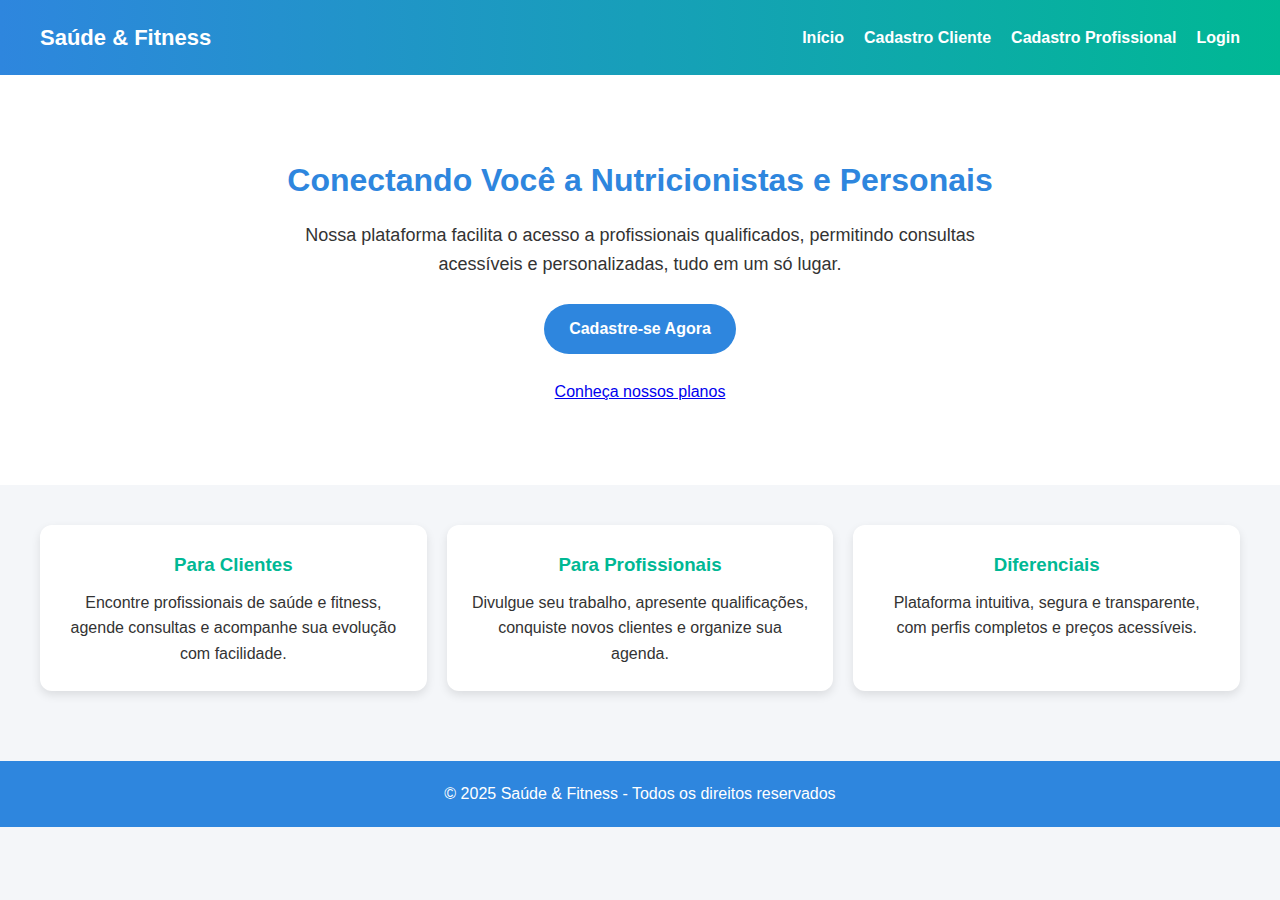
<file: index.html>
<!DOCTYPE html>
<html lang="pt-BR">
<head>
  <meta charset="UTF-8">
  <meta name="viewport" content="width=device-width, initial-scale=1.0">
  <title>Plataforma Saúde e Fitness</title>
  <link rel="stylesheet" href="style.css">
</head>
<body>

  <header>
    <h1>Saúde & Fitness</h1>
    <nav>
      <ul>
        <li><a href="index.html">Início</a></li>
        <li><a href="cadastro-cliente.html">Cadastro Cliente</a></li>
        <li><a href="cadastro-profissional.html">Cadastro Profissional</a></li>
        <li><a href="login.html">Login</a></li>
      </ul>
    </nav>
  </header>

  <section class="hero">
    <h2>Conectando Você a Nutricionistas e Personais</h2>
    <p>
      Nossa plataforma facilita o acesso a profissionais qualificados,
      permitindo consultas acessíveis e personalizadas, tudo em um só lugar.
    </p>
    <a href="cadastro-cliente.html" class="btn">Cadastre-se Agora</a>
    <br><br>
    <a href="planos.html" class="link-planos">Conheça nossos planos</a>
  </section>

  <section class="cards">
    <div class="card">
      <h3>Para Clientes</h3>
      <p>Encontre profissionais de saúde e fitness, agende consultas e acompanhe sua evolução com facilidade.</p>
    </div>
    <div class="card">
      <h3>Para Profissionais</h3>
      <p>Divulgue seu trabalho, apresente qualificações, conquiste novos clientes e organize sua agenda.</p>
    </div>
    <div class="card">
      <h3>Diferenciais</h3>
      <p>Plataforma intuitiva, segura e transparente, com perfis completos e preços acessíveis.</p>
    </div>
  </section>

  <footer>
    <p>&copy; 2025 Saúde & Fitness - Todos os direitos reservados</p>
  </footer>

</body>
</html>
</file>
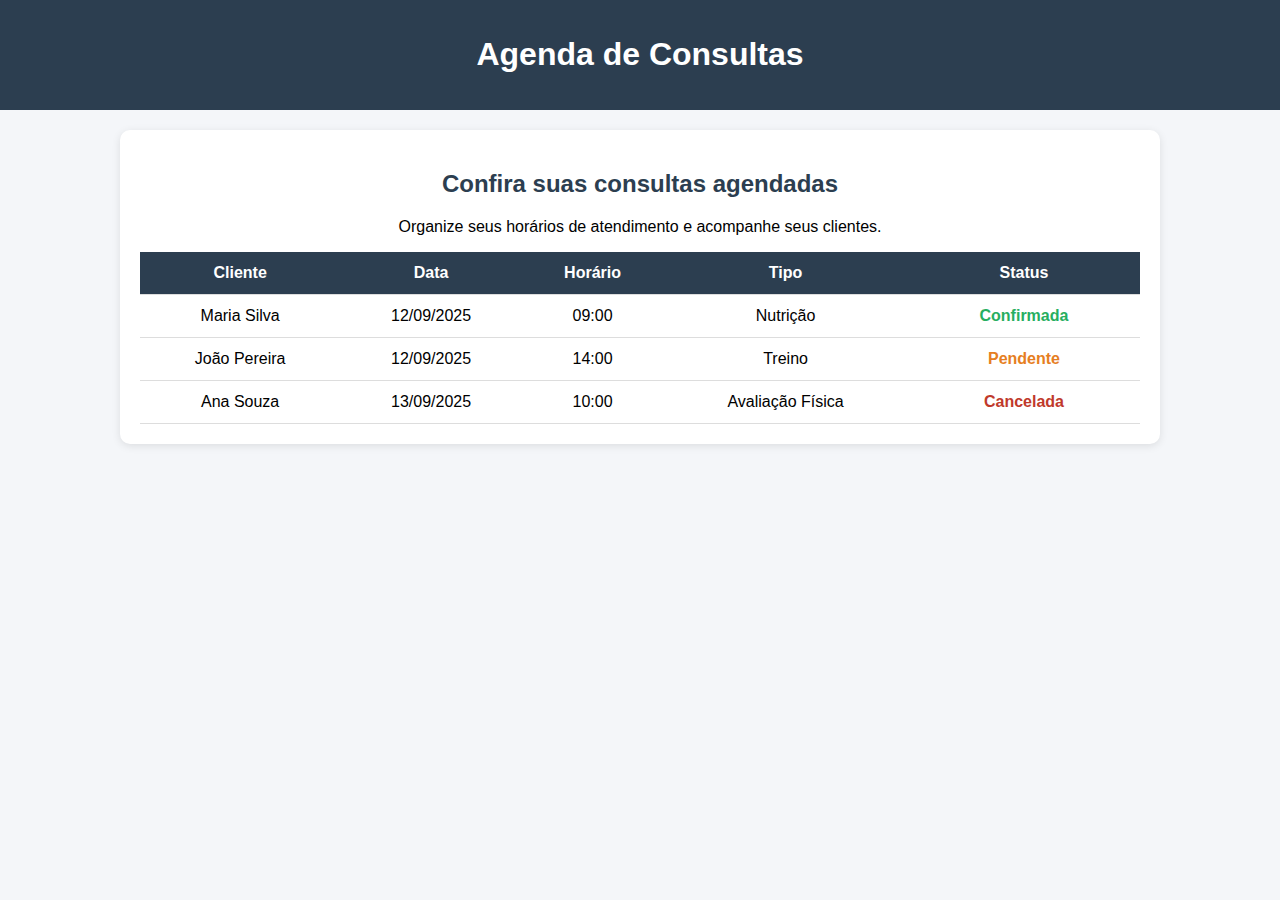
<file: agendaDeConsultas.html>
<!DOCTYPE html>
<html lang="pt-BR">
<head>
  <meta charset="UTF-8">
  <meta name="viewport" content="width=device-width, initial-scale=1.0">
  <title>Agenda de Consultas</title>
  <style>
    body {
      font-family: Arial, sans-serif;
      background: #f4f6f9;
      margin: 0;
      padding: 0;
    }
    header {
      background: #2c3e50;
      color: white;
      padding: 15px;
      text-align: center;
    }
    main {
      padding: 20px;
      max-width: 1000px;
      margin: 20px auto;
      background: white;
      border-radius: 10px;
      box-shadow: 0 2px 8px rgba(0,0,0,0.1);
    }
    h2 {
      text-align: center;
      color: #2c3e50;
      margin-bottom: 20px;
    }
    table {
      width: 100%;
      border-collapse: collapse;
    }
    th, td {
      padding: 12px;
      border-bottom: 1px solid #ddd;
      text-align: center;
    }
    th {
      background: #2c3e50;
      color: white;
    }
    tr:hover {
      background: #f1f1f1;
    }
    .status {
      font-weight: bold;
      padding: 6px 10px;
      border-radius: 6px;
    }
    .confirmada {
      color: #27ae60;
    }
    .pendente {
      color: #e67e22;
    }
    .cancelada {
      color: #c0392b;
    }
  </style>
</head>
<body>
  <header>
    <h1>Agenda de Consultas</h1>
  </header>

  <main>
    <h2>Confira suas consultas agendadas</h2>
    <p style="text-align:center;">Organize seus horários de atendimento e acompanhe seus clientes.</p>

    <table>
      <thead>
        <tr>
          <th>Cliente</th>
          <th>Data</th>
          <th>Horário</th>
          <th>Tipo</th>
          <th>Status</th>
        </tr>
      </thead>
      <tbody>
        <tr>
          <td>Maria Silva</td>
          <td>12/09/2025</td>
          <td>09:00</td>
          <td>Nutrição</td>
          <td><span class="status confirmada">Confirmada</span></td>
        </tr>
        <tr>
          <td>João Pereira</td>
          <td>12/09/2025</td>
          <td>14:00</td>
          <td>Treino</td>
          <td><span class="status pendente">Pendente</span></td>
        </tr>
        <tr>
          <td>Ana Souza</td>
          <td>13/09/2025</td>
          <td>10:00</td>
          <td>Avaliação Física</td>
          <td><span class="status cancelada">Cancelada</span></td>
        </tr>
      </tbody>
    </table>
  </main>
</body>
</html>
</file>
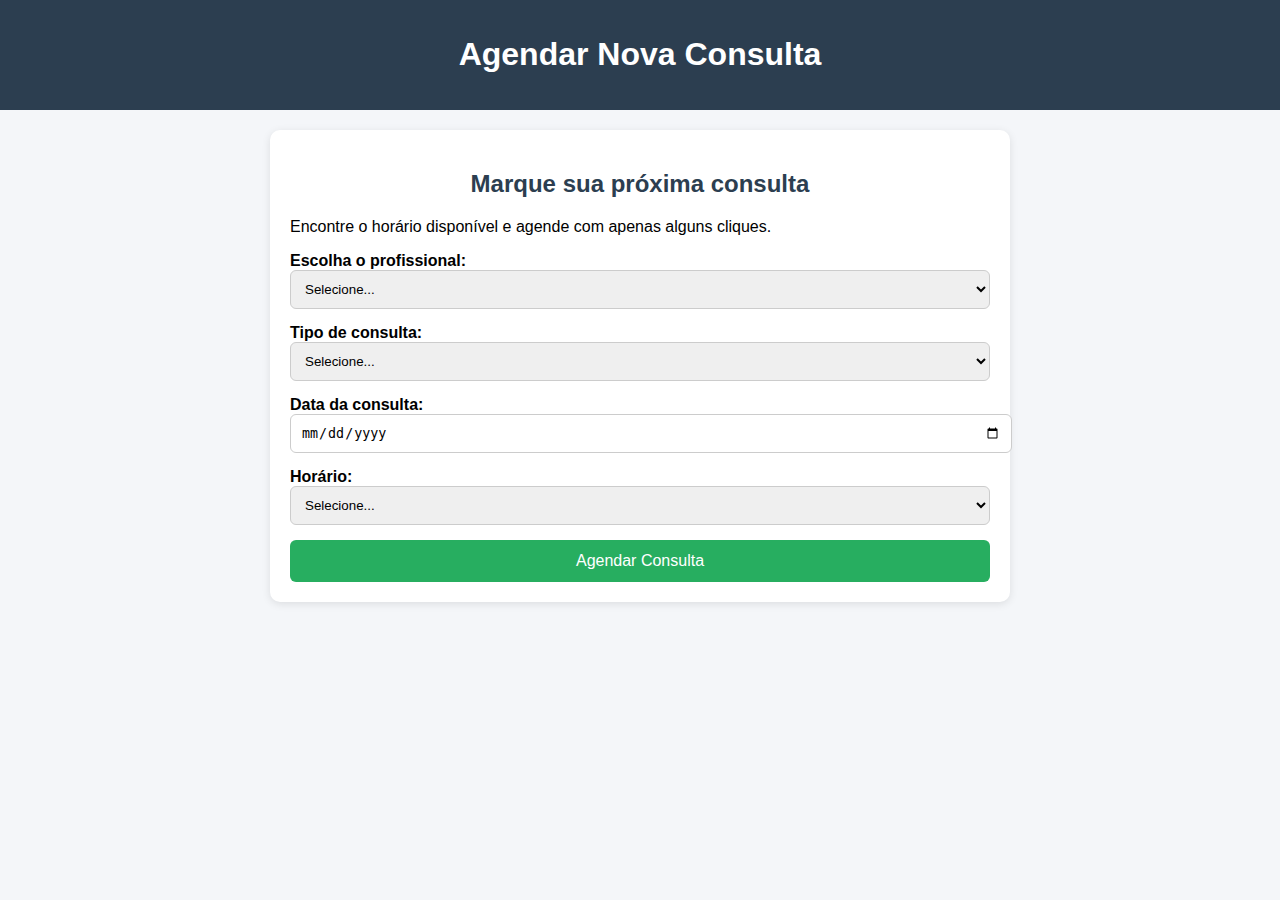
<file: agendarNovaConsulta.html>
<!DOCTYPE html>
<html lang="pt-BR">
<head>
  <meta charset="UTF-8">
  <meta name="viewport" content="width=device-width, initial-scale=1.0">
  <title>Agendar Nova Consulta</title>
  <style>
    body {
      font-family: Arial, sans-serif;
      background: #f4f6f9;
      margin: 0;
      padding: 0;
    }
    header {
      background: #2c3e50;
      color: white;
      padding: 15px;
      text-align: center;
    }
    main {
      padding: 20px;
      max-width: 700px;
      margin: 20px auto;
      background: white;
      border-radius: 10px;
      box-shadow: 0 2px 8px rgba(0,0,0,0.1);
    }
    h2 {
      text-align: center;
      color: #2c3e50;
    }
    form {
      display: flex;
      flex-direction: column;
      gap: 15px;
    }
    label {
      font-weight: bold;
      margin-bottom: 5px;
    }
    select, input {
      padding: 10px;
      border: 1px solid #ccc;
      border-radius: 6px;
      width: 100%;
    }
    button {
      padding: 12px;
      background: #27ae60;
      color: white;
      border: none;
      border-radius: 6px;
      font-size: 16px;
      cursor: pointer;
      transition: background 0.3s;
    }
    button:hover {
      background: #219150;
    }
  </style>
</head>
<body>
  <header>
    <h1>Agendar Nova Consulta</h1>
  </header>

  <main>
    <h2>Marque sua próxima consulta</h2>
    <p>Encontre o horário disponível e agende com apenas alguns cliques.</p>

    <form>
      <div>
        <label for="profissional">Escolha o profissional:</label>
        <select id="profissional" required>
          <option value="">Selecione...</option>
          <option value="nutricionista1">Nutricionista - Ana Souza</option>
          <option value="nutricionista2">Nutricionista - Carlos Oliveira</option>
          <option value="personal1">Personal Trainer - João Lima</option>
          <option value="personal2">Personal Trainer - Maria Fernandes</option>
        </select>
      </div>

      <div>
        <label for="tipo">Tipo de consulta:</label>
        <select id="tipo" required>
          <option value="">Selecione...</option>
          <option value="nutricao">Nutrição</option>
          <option value="treino">Treino</option>
          <option value="avaliacao">Avaliação Física</option>
        </select>
      </div>

      <div>
        <label for="data">Data da consulta:</label>
        <input type="date" id="data" required>
      </div>

      <div>
        <label for="hora">Horário:</label>
        <select id="hora" required>
          <option value="">Selecione...</option>
          <option value="08:00">08:00</option>
          <option value="09:00">09:00</option>
          <option value="10:00">10:00</option>
          <option value="14:00">14:00</option>
          <option value="15:00">15:00</option>
          <option value="16:00">16:00</option>
        </select>
      </div>

      <button type="submit">Agendar Consulta</button>
    </form>
  </main>
</body>
</html>
</file>
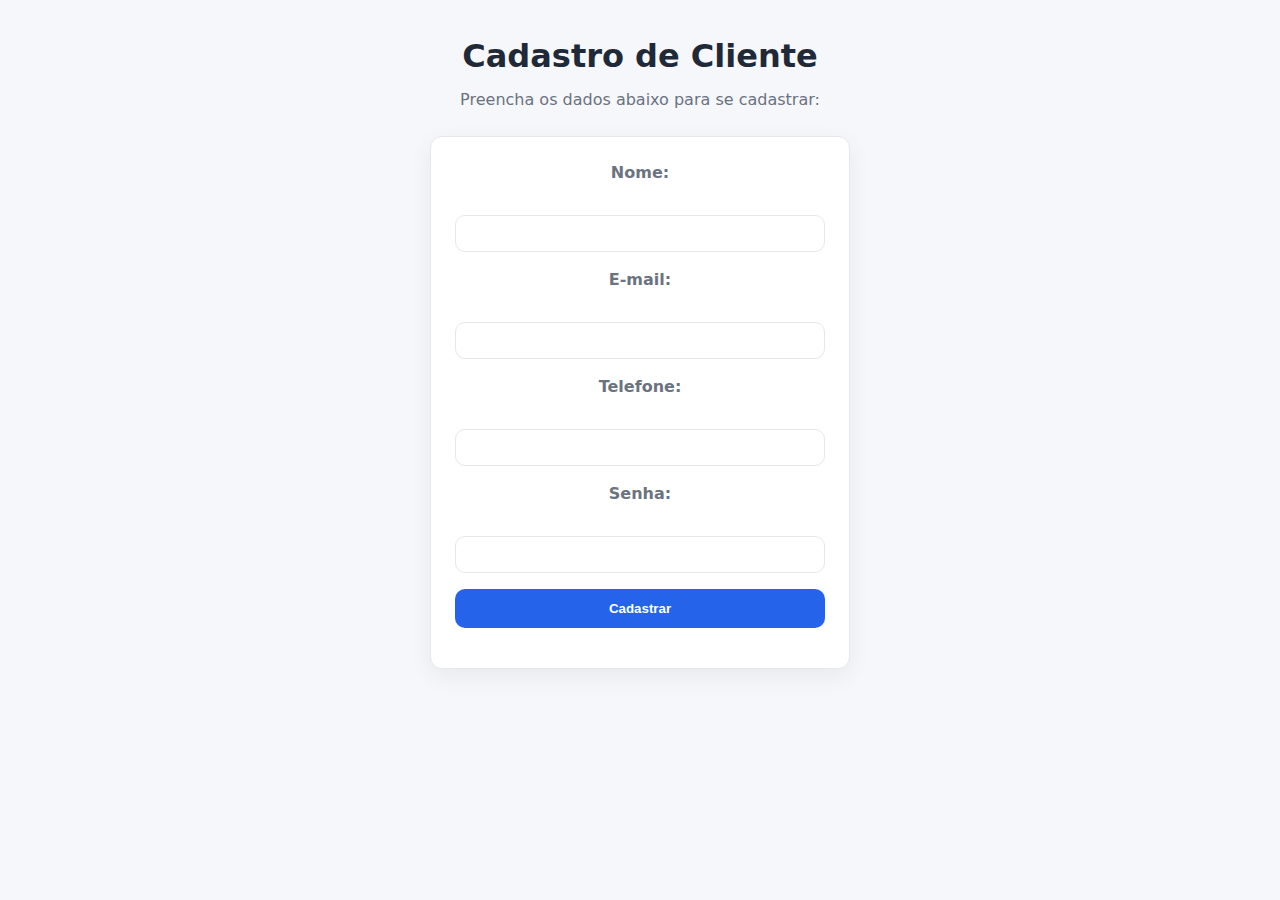
<file: cadastroCliente.html>
<!DOCTYPE html>
<html lang="pt-BR">
<head>
    <meta charset="UTF-8">
    <meta name="viewport" content="width=device-width, initial-scale=1.0">
    <title>Cadastro de Cliente</title>
    <link rel="stylesheet" href="style2.css"> <!-- usa o mesmo CSS do index -->
</head>
<body>
    <h1>Cadastro de Cliente</h1>
    <p>Preencha os dados abaixo para se cadastrar:</p>

    <form action="processa_cadastro.php" method="post">
        <p>
            <label for="nome">Nome:</label><br>
            <input type="text" id="nome" name="nome" required>
        </p>
        <p>
            <label for="email">E-mail:</label><br>
            <input type="email" id="email" name="email" required>
        </p>
        <p>
            <label for="telefone">Telefone:</label><br>
            <input type="tel" id="telefone" name="telefone">
        </p>
        <p>
            <label for="senha">Senha:</label><br>
            <input type="password" id="senha" name="senha" required>
        </p>
        <p>
            <input type="submit" value="Cadastrar">
        </p>
    </form>
</body>
</html>
</file>
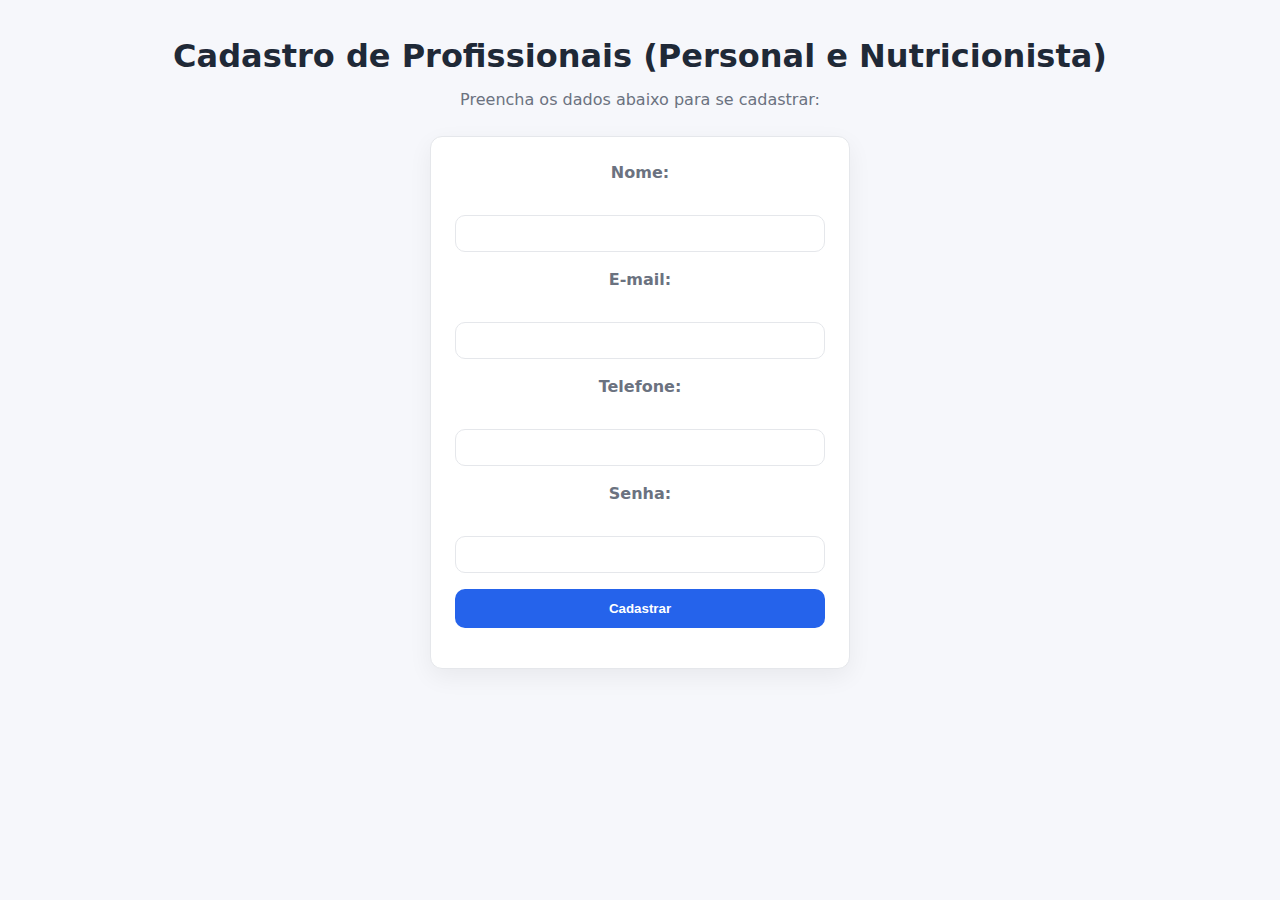
<file: cadastroProfissional.html>
<!DOCTYPE html>
<html lang="pt-BR">
<head>
    <meta charset="UTF-8">
    <meta name="viewport" content="width=device-width, initial-scale=1.0">
    <title>Cadastro de Cliente</title>
    <link rel="stylesheet" href="style2.css"> <!-- usa o mesmo CSS do index -->
</head>
<body>
    <h1>Cadastro de Profissionais (Personal e Nutricionista)</h1>
    <p>Preencha os dados abaixo para se cadastrar:</p>

    <form action="processa_cadastro.php" method="post">
        <p>
            <label for="nome">Nome:</label><br>
            <input type="text" id="nome" name="nome" required>
        </p>
        <p>
            <label for="email">E-mail:</label><br>
            <input type="email" id="email" name="email" required>
        </p>
        <p>
            <label for="telefone">Telefone:</label><br>
            <input type="tel" id="telefone" name="telefone">
        </p>
        <p>
            <label for="senha">Senha:</label><br>
            <input type="password" id="senha" name="senha" required>
        </p>
        <p>
            <input type="submit" value="Cadastrar">
        </p>
    </form>
</body>
</html>
</file>
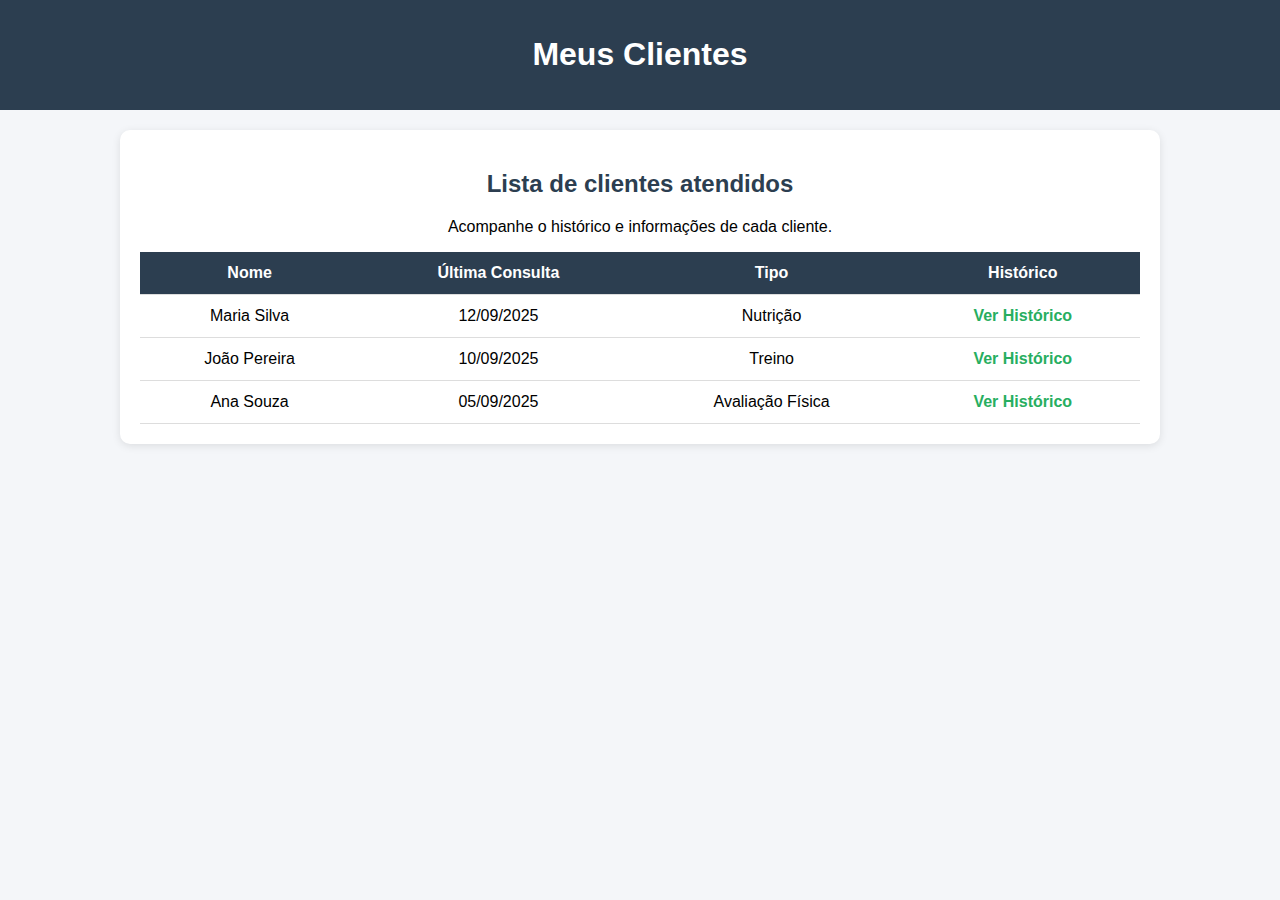
<file: meusClientes.html>
<!DOCTYPE html>
<html lang="pt-BR">
<head>
  <meta charset="UTF-8">
  <meta name="viewport" content="width=device-width, initial-scale=1.0">
  <title>Meus Clientes</title>
  <style>
    body {
      font-family: Arial, sans-serif;
      background: #f4f6f9;
      margin: 0;
      padding: 0;
    }
    header {
      background: #2c3e50;
      color: white;
      padding: 15px;
      text-align: center;
    }
    main {
      padding: 20px;
      max-width: 1000px;
      margin: 20px auto;
      background: white;
      border-radius: 10px;
      box-shadow: 0 2px 8px rgba(0,0,0,0.1);
    }
    h2 {
      text-align: center;
      color: #2c3e50;
      margin-bottom: 20px;
    }
    table {
      width: 100%;
      border-collapse: collapse;
      margin-top: 15px;
    }
    th, td {
      padding: 12px;
      border-bottom: 1px solid #ddd;
      text-align: center;
    }
    th {
      background: #2c3e50;
      color: white;
    }
    tr:hover {
      background: #f1f1f1;
    }
    a {
      color: #27ae60;
      text-decoration: none;
      font-weight: bold;
    }
    a:hover {
      text-decoration: underline;
    }
  </style>
</head>
<body>
  <header>
    <h1>Meus Clientes</h1>
  </header>

  <main>
    <h2>Lista de clientes atendidos</h2>
    <p style="text-align:center;">Acompanhe o histórico e informações de cada cliente.</p>

    <table>
      <thead>
        <tr>
          <th>Nome</th>
          <th>Última Consulta</th>
          <th>Tipo</th>
          <th>Histórico</th>
        </tr>
      </thead>
      <tbody>
        <tr>
          <td>Maria Silva</td>
          <td>12/09/2025</td>
          <td>Nutrição</td>
          <td><a href="#">Ver Histórico</a></td>
        </tr>
        <tr>
          <td>João Pereira</td>
          <td>10/09/2025</td>
          <td>Treino</td>
          <td><a href="#">Ver Histórico</a></td>
        </tr>
        <tr>
          <td>Ana Souza</td>
          <td>05/09/2025</td>
          <td>Avaliação Física</td>
          <td><a href="#">Ver Histórico</a></td>
        </tr>
      </tbody>
    </table>
  </main>
</body>
</html>
</file>
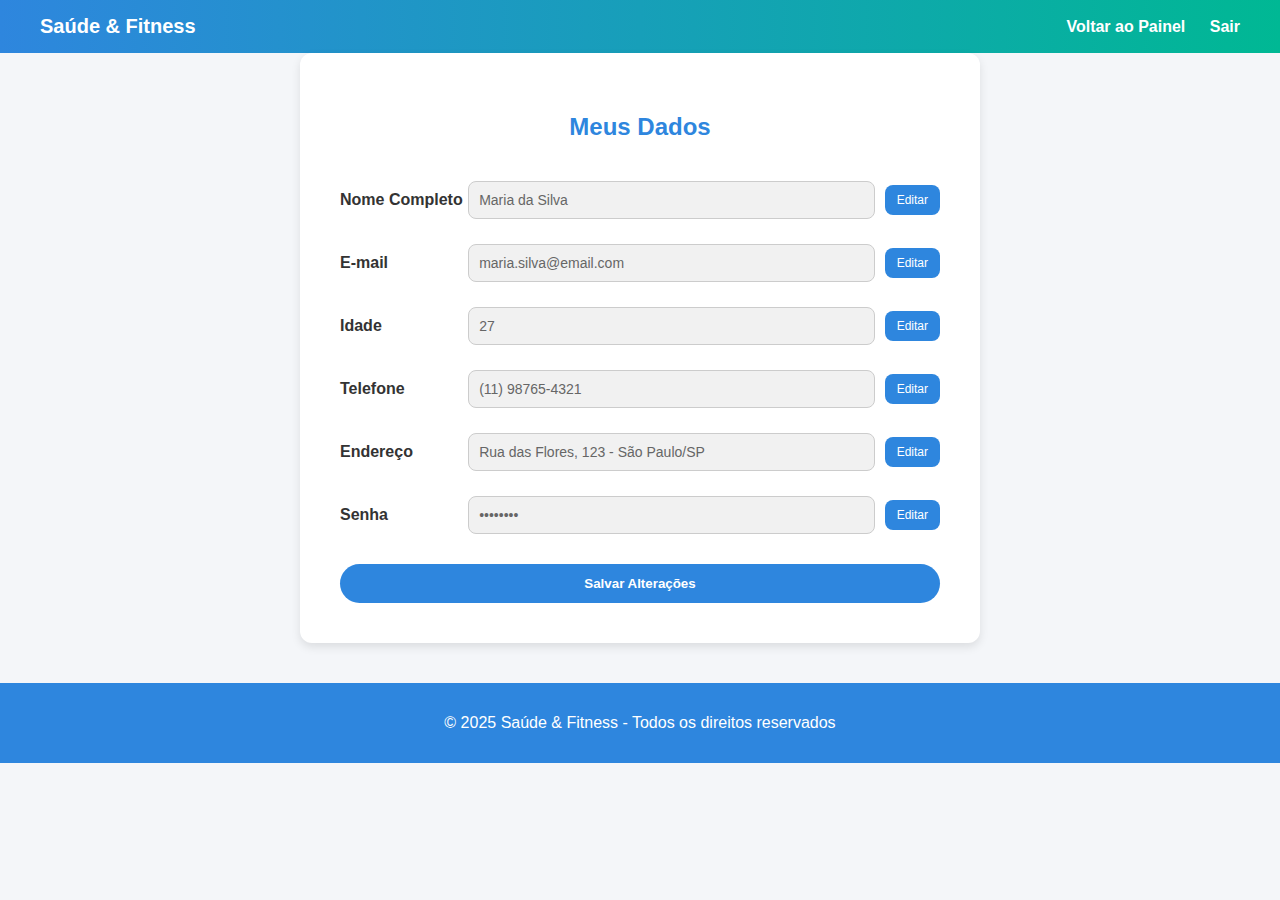
<file: meusDados.html>
<!DOCTYPE html>
<html lang="pt-BR">
<head>
  <meta charset="UTF-8">
  <meta name="viewport" content="width=device-width, initial-scale=1.0">
  <title>Meus Dados - Cliente</title>
  <style>
    body {
      font-family: "Segoe UI", Arial, sans-serif;
      margin: 0;
      background: #f4f6f9;
      color: #333;
    }

    header {
      background: linear-gradient(90deg, #2e86de, #00b894);
      color: white;
      padding: 15px 40px;
      display: flex;
      justify-content: space-between;
      align-items: center;
    }

    header h1 {
      font-size: 20px;
      margin: 0;
    }

    nav a {
      color: white;
      text-decoration: none;
      font-weight: bold;
      margin-left: 20px;
      transition: 0.3s;
    }

    nav a:hover {
      color: #ffeaa7;
    }

    main {
      padding: 40px;
      max-width: 600px;
      margin: auto;
      background: white;
      border-radius: 12px;
      box-shadow: 0 4px 10px rgba(0,0,0,0.1);
    }

    h2 {
      color: #2e86de;
      text-align: center;
      margin-bottom: 20px;
    }

    form {
      display: flex;
      flex-direction: column;
    }

    .field-group {
      display: flex;
      align-items: center;
      margin-top: 15px;
    }

    label {
      font-weight: bold;
      flex: 1;
    }

    input {
      flex: 3;
      padding: 10px;
      margin: 5px 10px 5px 0;
      border: 1px solid #ccc;
      border-radius: 8px;
      font-size: 14px;
    }

    input:disabled {
      background: #f1f1f1;
      color: #666;
    }

    .edit-btn {
      padding: 8px 12px;
      background: #2e86de;
      color: white;
      border: none;
      border-radius: 8px;
      font-size: 12px;
      cursor: pointer;
      transition: 0.3s;
    }

    .edit-btn:hover {
      background: #00b894;
    }

    .btn-save {
      margin-top: 25px;
      padding: 12px;
      background: #2e86de;
      color: white;
      border: none;
      border-radius: 20px;
      font-weight: bold;
      cursor: pointer;
      transition: 0.3s;
    }

    .btn-save:hover {
      background: #00b894;
    }

    footer {
      background: #2e86de;
      color: white;
      text-align: center;
      padding: 15px;
      margin-top: 40px;
    }
  </style>
</head>
<body>

  <header>
    <h1>Saúde & Fitness</h1>
    <nav>
      <a href="painel-cliente.html">Voltar ao Painel</a>
      <a href="#">Sair</a>
    </nav>
  </header>

  <main>
    <h2>Meus Dados</h2>
    <form>
      <div class="field-group">
        <label for="nome">Nome Completo</label>
        <input type="text" id="nome" value="Maria da Silva" disabled>
        <button type="button" class="edit-btn">Editar</button>
      </div>

      <div class="field-group">
        <label for="email">E-mail</label>
        <input type="email" id="email" value="maria.silva@email.com" disabled>
        <button type="button" class="edit-btn">Editar</button>
      </div>

      <div class="field-group">
        <label for="idade">Idade</label>
        <input type="number" id="idade" value="27" disabled>
        <button type="button" class="edit-btn">Editar</button>
      </div>

      <div class="field-group">
        <label for="telefone">Telefone</label>
        <input type="tel" id="telefone" value="(11) 98765-4321" disabled>
        <button type="button" class="edit-btn">Editar</button>
      </div>

      <div class="field-group">
        <label for="endereco">Endereço</label>
        <input type="text" id="endereco" value="Rua das Flores, 123 - São Paulo/SP" disabled>
        <button type="button" class="edit-btn">Editar</button>
      </div>

      <div class="field-group">
        <label for="senha">Senha</label>
        <input type="password" id="senha" value="********" disabled>
        <button type="button" class="edit-btn">Editar</button>
      </div>

      <button type="submit" class="btn-save">Salvar Alterações</button>
    </form>
  </main>

  <footer>
    <p>&copy; 2025 Saúde & Fitness - Todos os direitos reservados</p>
  </footer>

</body>
</html>
</file>
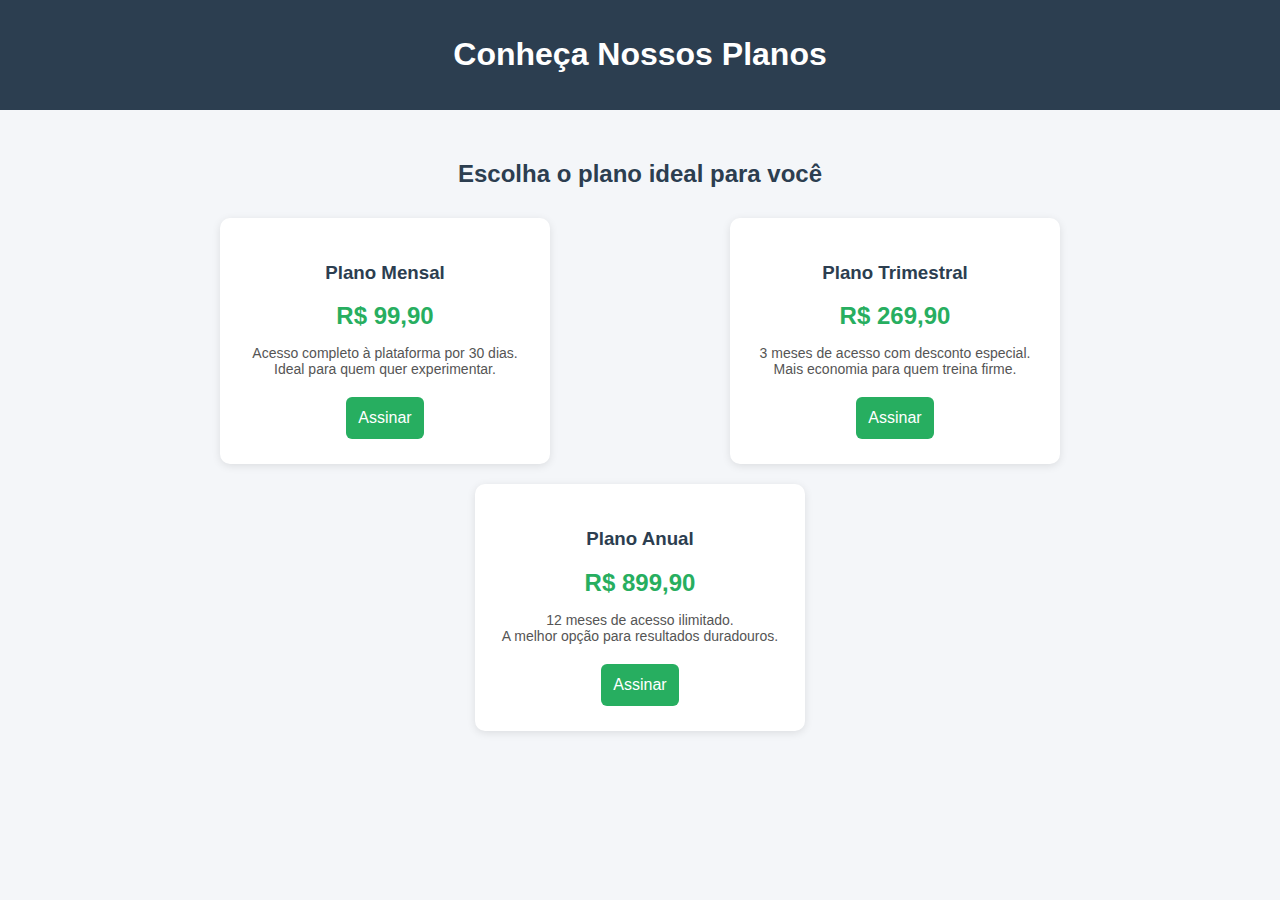
<file: meusPlanos.html>
<!DOCTYPE html>
<html lang="pt-BR">
<head>
  <meta charset="UTF-8">
  <meta name="viewport" content="width=device-width, initial-scale=1.0">
  <title>Nossos Planos</title>
  <style>
    body {
      font-family: Arial, sans-serif;
      background: #f4f6f9;
      margin: 0;
      padding: 0;
    }
    header {
      background: #2c3e50;
      color: white;
      padding: 15px;
      text-align: center;
    }
    main {
      padding: 30px;
      max-width: 1000px;
      margin: 0 auto;
    }
    h2 {
      text-align: center;
      color: #2c3e50;
      margin-bottom: 30px;
    }
    .planos {
      display: flex;
      justify-content: space-around;
      gap: 20px;
      flex-wrap: wrap;
    }
    .card {
      background: white;
      border-radius: 10px;
      padding: 25px;
      width: 280px;
      box-shadow: 0 2px 8px rgba(0,0,0,0.1);
      text-align: center;
      transition: transform 0.2s, box-shadow 0.2s;
    }
    .card:hover {
      transform: translateY(-5px);
      box-shadow: 0 4px 12px rgba(0,0,0,0.2);
    }
    .card h3 {
      color: #2c3e50;
    }
    .preco {
      font-size: 24px;
      font-weight: bold;
      color: #27ae60;
      margin: 15px 0;
    }
    .detalhes {
      font-size: 14px;
      color: #555;
      margin-bottom: 20px;
    }
    button {
      padding: 12px;
      background: #27ae60;
      color: white;
      border: none;
      border-radius: 6px;
      font-size: 16px;
      cursor: pointer;
      transition: background 0.3s;
    }
    button:hover {
      background: #219150;
    }
  </style>
</head>
<body>
  <header>
    <h1>Conheça Nossos Planos</h1>
  </header>

  <main>
    <h2>Escolha o plano ideal para você</h2>

    <div class="planos">
      <div class="card">
        <h3>Plano Mensal</h3>
        <p class="preco">R$ 99,90</p>
        <p class="detalhes">Acesso completo à plataforma por 30 dias.<br>Ideal para quem quer experimentar.</p>
        <button>Assinar</button>
      </div>

      <div class="card">
        <h3>Plano Trimestral</h3>
        <p class="preco">R$ 269,90</p>
        <p class="detalhes">3 meses de acesso com desconto especial.<br>Mais economia para quem treina firme.</p>
        <button>Assinar</button>
      </div>

      <div class="card">
        <h3>Plano Anual</h3>
        <p class="preco">R$ 899,90</p>
        <p class="detalhes">12 meses de acesso ilimitado.<br>A melhor opção para resultados duradouros.</p>
        <button>Assinar</button>
      </div>
    </div>
  </main>
</body>
</html>
</file>
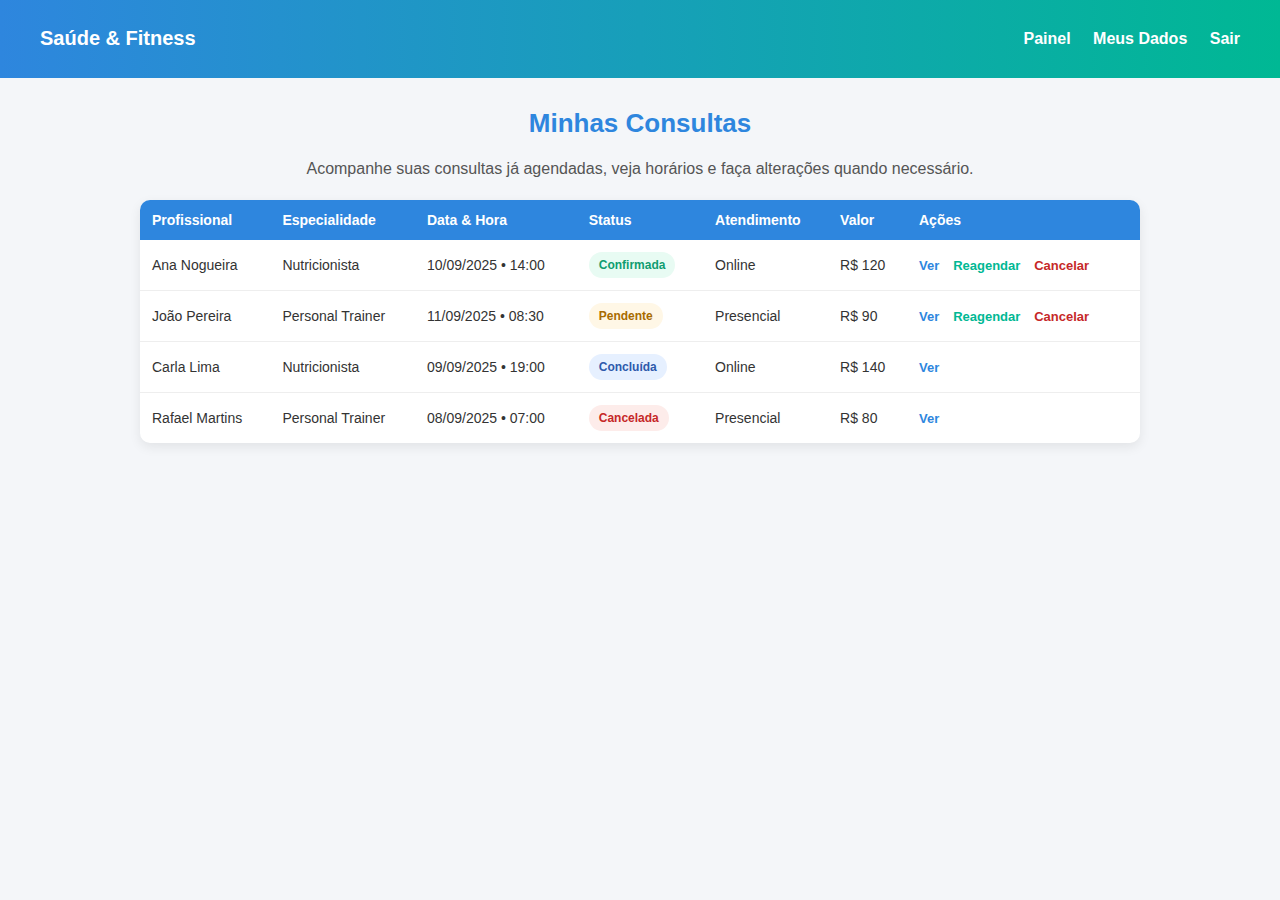
<file: minhasConsultas.html>
<!DOCTYPE html>
<html lang="pt-BR">
<head>
  <meta charset="UTF-8">
  <meta name="viewport" content="width=device-width, initial-scale=1.0">
  <title>Minhas Consultas</title>
  <style>
    body {
      font-family: "Segoe UI", Arial, sans-serif;
      background: #f4f6f9;
      color: #333;
      margin: 0;
    }
    header {
      background: linear-gradient(90deg, #2e86de, #00b894);
      color: #fff;
      padding: 14px 40px;
      display: flex;
      justify-content: space-between;
      align-items: center;
    }
    header h1 { font-size: 20px; }
    nav a {
      color: #fff;
      text-decoration: none;
      font-weight: 600;
      margin-left: 18px;
    }
    nav a:hover { color: #ffeaa7; }

    .container {
      max-width: 1000px;
      margin: 30px auto;
      padding: 0 20px;
    }
    .title {
      text-align: center;
      margin-bottom: 22px;
    }
    .title h2 {
      font-size: 26px;
      color: #2e86de;
    }
    .title p { color: #555; }

    table {
      width: 100%;
      border-collapse: collapse;
      background: #fff;
      border-radius: 10px;
      overflow: hidden;
      box-shadow: 0 4px 12px rgba(0,0,0,.08);
    }
    thead {
      background: #2e86de;
      color: #fff;
    }
    thead th {
      text-align: left;
      padding: 12px;
      font-size: 14px;
    }
    tbody td {
      padding: 12px;
      border-bottom: 1px solid #eee;
      font-size: 14px;
    }
    tbody tr:last-child td { border-bottom: none; }
    .status {
      padding: 6px 10px;
      border-radius: 999px;
      font-size: 12px;
      font-weight: bold;
      display: inline-block;
    }
    .confirmada { background: #e8fbf3; color: #0f9d70; }
    .pendente { background: #fff7e6; color: #a86b00; }
    .cancelada { background: #fdecea; color: #c62828; }
    .concluida { background: #e6f0ff; color: #2e5aac; }

    .actions a {
      margin-right: 10px;
      font-size: 13px;
      text-decoration: none;
      font-weight: 600;
    }
    .actions .ver { color: #2e86de; }
    .actions .editar { color: #00b894; }
    .actions .cancelar { color: #c62828; }
  </style>
</head>
<body>

  <header>
    <h1>Saúde & Fitness</h1>
    <nav>
      <a href="painel-cliente.html">Painel</a>
      <a href="#">Meus Dados</a>
      <a href="#">Sair</a>
    </nav>
  </header>

  <div class="container">
    <div class="title">
      <h2>Minhas Consultas</h2>
      <p>Acompanhe suas consultas já agendadas, veja horários e faça alterações quando necessário.</p>
    </div>

    <table>
      <thead>
        <tr>
          <th>Profissional</th>
          <th>Especialidade</th>
          <th>Data & Hora</th>
          <th>Status</th>
          <th>Atendimento</th>
          <th>Valor</th>
          <th>Ações</th>
        </tr>
      </thead>
      <tbody>
        <tr>
          <td>Ana Nogueira</td>
          <td>Nutricionista</td>
          <td>10/09/2025 • 14:00</td>
          <td><span class="status confirmada">Confirmada</span></td>
          <td>Online</td>
          <td>R$ 120</td>
          <td class="actions">
            <a href="#" class="ver">Ver</a>
            <a href="#" class="editar">Reagendar</a>
            <a href="#" class="cancelar">Cancelar</a>
          </td>
        </tr>
        <tr>
          <td>João Pereira</td>
          <td>Personal Trainer</td>
          <td>11/09/2025 • 08:30</td>
          <td><span class="status pendente">Pendente</span></td>
          <td>Presencial</td>
          <td>R$ 90</td>
          <td class="actions">
            <a href="#" class="ver">Ver</a>
            <a href="#" class="editar">Reagendar</a>
            <a href="#" class="cancelar">Cancelar</a>
          </td>
        </tr>
        <tr>
          <td>Carla Lima</td>
          <td>Nutricionista</td>
          <td>09/09/2025 • 19:00</td>
          <td><span class="status concluida">Concluída</span></td>
          <td>Online</td>
          <td>R$ 140</td>
          <td class="actions">
            <a href="#" class="ver">Ver</a>
          </td>
        </tr>
        <tr>
          <td>Rafael Martins</td>
          <td>Personal Trainer</td>
          <td>08/09/2025 • 07:00</td>
          <td><span class="status cancelada">Cancelada</span></td>
          <td>Presencial</td>
          <td>R$ 80</td>
          <td class="actions">
            <a href="#" class="ver">Ver</a>
          </td>
        </tr>
      </tbody>
    </table>
  </div>

</body>
</html>
</file>
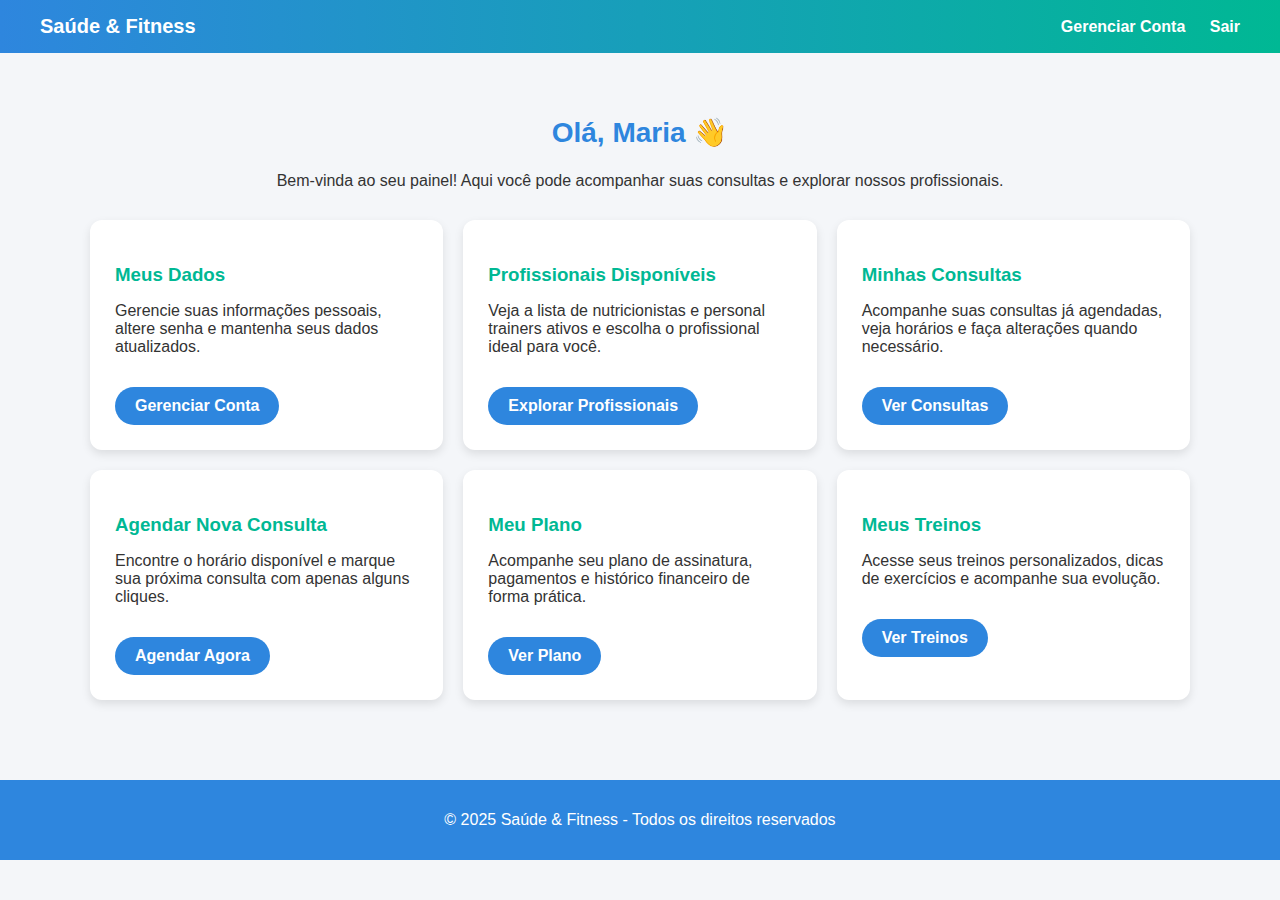
<file: painelCLiente.html>
<!DOCTYPE html>
<html lang="pt-BR">
<head>
  <meta charset="UTF-8">
  <meta name="viewport" content="width=device-width, initial-scale=1.0">
  <title>Painel do Cliente</title>
  <style>
    body {
      font-family: "Segoe UI", Arial, sans-serif;
      margin: 0;
      background: #f4f6f9;
      color: #333;
    }

    header {
      background: linear-gradient(90deg, #2e86de, #00b894);
      color: white;
      padding: 15px 40px;
      display: flex;
      justify-content: space-between;
      align-items: center;
    }

    header h1 {
      font-size: 20px;
      margin: 0;
    }

    nav a {
      color: white;
      text-decoration: none;
      font-weight: bold;
      margin-left: 20px;
      transition: 0.3s;
    }

    nav a:hover {
      color: #ffeaa7;
    }

    main {
      padding: 40px;
      max-width: 1100px;
      margin: auto;
    }

    .welcome {
      text-align: center;
      margin-bottom: 30px;
    }

    .welcome h2 {
      font-size: 28px;
      color: #2e86de;
    }

    .cards {
      display: grid;
      grid-template-columns: repeat(auto-fit, minmax(280px, 1fr));
      gap: 20px;
    }

    .card {
      background: white;
      border-radius: 12px;
      padding: 25px;
      box-shadow: 0 4px 10px rgba(0,0,0,0.1);
      transition: 0.3s;
    }

    .card:hover {
      transform: translateY(-5px);
    }

    .card h3 {
      color: #00b894;
      margin-bottom: 10px;
    }

    .btn {
      display: inline-block;
      margin-top: 15px;
      padding: 10px 20px;
      background: #2e86de;
      color: white;
      border-radius: 20px;
      text-decoration: none;
      font-weight: bold;
      transition: 0.3s;
    }

    .btn:hover {
      background: #00b894;
    }

    footer {
      background: #2e86de;
      color: white;
      text-align: center;
      padding: 15px;
      margin-top: 40px;
    }
  </style>
</head>
<body>

  <header>
    <h1>Saúde & Fitness</h1>
    <nav>
      <a href="#">Gerenciar Conta</a>
      <a href="#">Sair</a>
    </nav>
  </header>

  <main>
    <div class="welcome">
      <h2>Olá, Maria 👋</h2>
      <p>Bem-vinda ao seu painel! Aqui você pode acompanhar suas consultas e explorar nossos profissionais.</p>
    </div>

    <div class="cards">
      <div class="card">
        <h3>Meus Dados</h3>
        <p>Gerencie suas informações pessoais, altere senha e mantenha seus dados atualizados.</p>
        <a href="#" class="btn">Gerenciar Conta</a>
      </div>

      <div class="card">
        <h3>Profissionais Disponíveis</h3>
        <p>Veja a lista de nutricionistas e personal trainers ativos e escolha o profissional ideal para você.</p>
        <a href="#" class="btn">Explorar Profissionais</a>
      </div>

      <div class="card">
        <h3>Minhas Consultas</h3>
        <p>Acompanhe suas consultas já agendadas, veja horários e faça alterações quando necessário.</p>
        <a href="#" class="btn">Ver Consultas</a>
      </div>

      <div class="card">
        <h3>Agendar Nova Consulta</h3>
        <p>Encontre o horário disponível e marque sua próxima consulta com apenas alguns cliques.</p>
        <a href="#" class="btn">Agendar Agora</a>
      </div>

      <div class="card">
        <h3>Meu Plano</h3>
        <p>Acompanhe seu plano de assinatura, pagamentos e histórico financeiro de forma prática.</p>
        <a href="#" class="btn">Ver Plano</a>
      </div>

      <div class="card">
        <h3>Meus Treinos</h3>
        <p>Acesse seus treinos personalizados, dicas de exercícios e acompanhe sua evolução.</p>
        <a href="#" class="btn">Ver Treinos</a>
      </div>
    </div>
  </main>

  <footer>
    <p>&copy; 2025 Saúde & Fitness - Todos os direitos reservados</p>
  </footer>

</body>
</html>
</file>
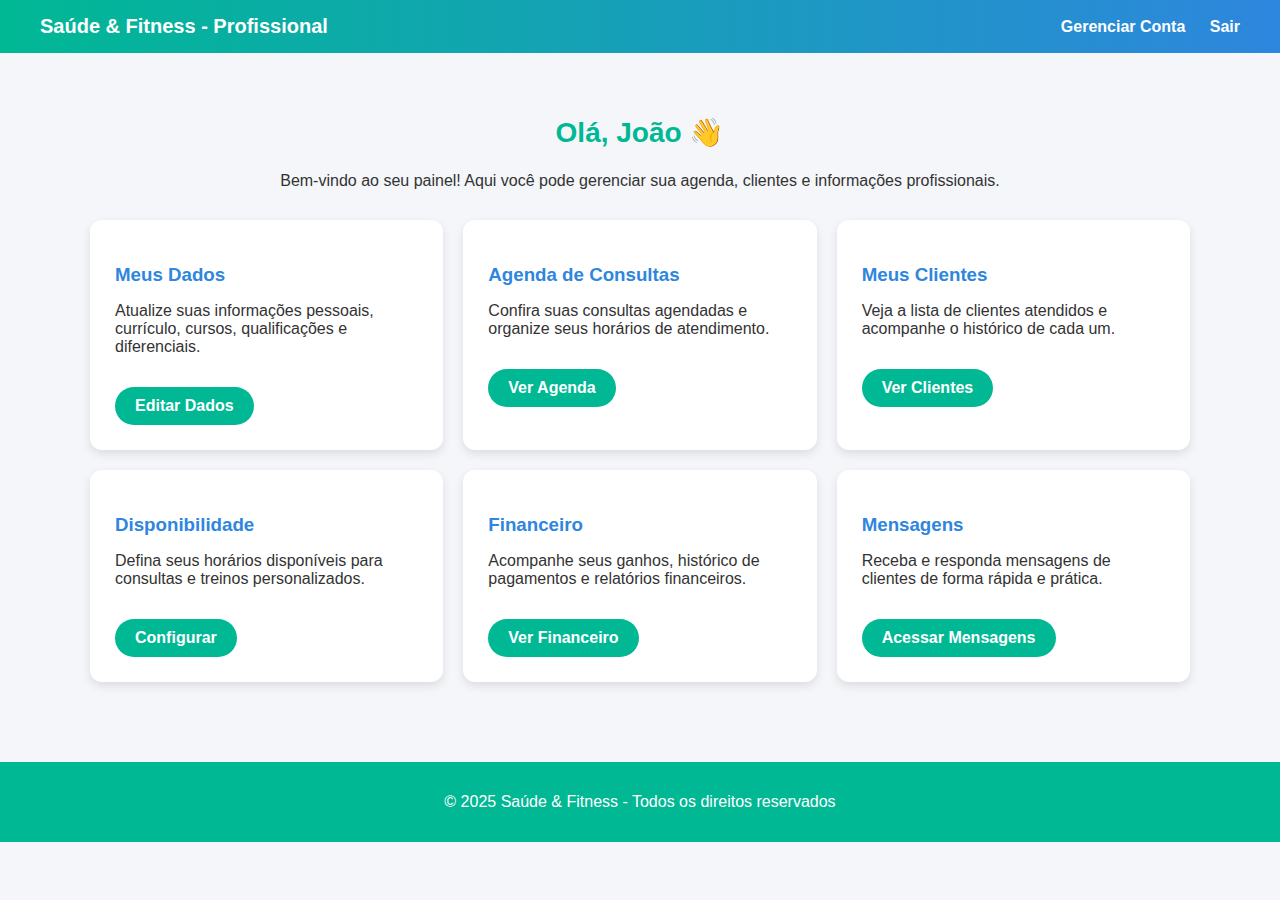
<file: painelProfissional.html>
<!DOCTYPE html>
<html lang="pt-BR">
<head>
  <meta charset="UTF-8">
  <meta name="viewport" content="width=device-width, initial-scale=1.0">
  <title>Painel do Profissional</title>
  <style>
    body {
      font-family: "Segoe UI", Arial, sans-serif;
      margin: 0;
      background: #f4f6f9;
      color: #333;
    }

    header {
      background: linear-gradient(90deg, #00b894, #2e86de);
      color: white;
      padding: 15px 40px;
      display: flex;
      justify-content: space-between;
      align-items: center;
    }

    header h1 {
      font-size: 20px;
      margin: 0;
    }

    nav a {
      color: white;
      text-decoration: none;
      font-weight: bold;
      margin-left: 20px;
      transition: 0.3s;
    }

    nav a:hover {
      color: #ffeaa7;
    }

    main {
      padding: 40px;
      max-width: 1100px;
      margin: auto;
    }

    .welcome {
      text-align: center;
      margin-bottom: 30px;
    }

    .welcome h2 {
      font-size: 28px;
      color: #00b894;
    }

    .cards {
      display: grid;
      grid-template-columns: repeat(auto-fit, minmax(280px, 1fr));
      gap: 20px;
    }

    .card {
      background: white;
      border-radius: 12px;
      padding: 25px;
      box-shadow: 0 4px 10px rgba(0,0,0,0.1);
      transition: 0.3s;
    }

    .card:hover {
      transform: translateY(-5px);
    }

    .card h3 {
      color: #2e86de;
      margin-bottom: 10px;
    }

    .btn {
      display: inline-block;
      margin-top: 15px;
      padding: 10px 20px;
      background: #00b894;
      color: white;
      border-radius: 20px;
      text-decoration: none;
      font-weight: bold;
      transition: 0.3s;
    }

    .btn:hover {
      background: #2e86de;
    }

    footer {
      background: #00b894;
      color: white;
      text-align: center;
      padding: 15px;
      margin-top: 40px;
    }
  </style>
</head>
<body>

  <header>
    <h1>Saúde & Fitness - Profissional</h1>
    <nav>
      <a href="#">Gerenciar Conta</a>
      <a href="#">Sair</a>
    </nav>
  </header>

  <main>
    <div class="welcome">
      <h2>Olá, João 👋</h2>
      <p>Bem-vindo ao seu painel! Aqui você pode gerenciar sua agenda, clientes e informações profissionais.</p>
    </div>

    <div class="cards">
      <div class="card">
        <h3>Meus Dados</h3>
        <p>Atualize suas informações pessoais, currículo, cursos, qualificações e diferenciais.</p>
        <a href="#" class="btn">Editar Dados</a>
      </div>

      <div class="card">
        <h3>Agenda de Consultas</h3>
        <p>Confira suas consultas agendadas e organize seus horários de atendimento.</p>
        <a href="#" class="btn">Ver Agenda</a>
      </div>

      <div class="card">
        <h3>Meus Clientes</h3>
        <p>Veja a lista de clientes atendidos e acompanhe o histórico de cada um.</p>
        <a href="#" class="btn">Ver Clientes</a>
      </div>

      <div class="card">
        <h3>Disponibilidade</h3>
        <p>Defina seus horários disponíveis para consultas e treinos personalizados.</p>
        <a href="#" class="btn">Configurar</a>
      </div>

      <div class="card">
        <h3>Financeiro</h3>
        <p>Acompanhe seus ganhos, histórico de pagamentos e relatórios financeiros.</p>
        <a href="#" class="btn">Ver Financeiro</a>
      </div>

      <div class="card">
        <h3>Mensagens</h3>
        <p>Receba e responda mensagens de clientes de forma rápida e prática.</p>
        <a href="#" class="btn">Acessar Mensagens</a>
      </div>
    </div>
  </main>

  <footer>
    <p>&copy; 2025 Saúde & Fitness - Todos os direitos reservados</p>
  </footer>

</body>
</html>
</file>
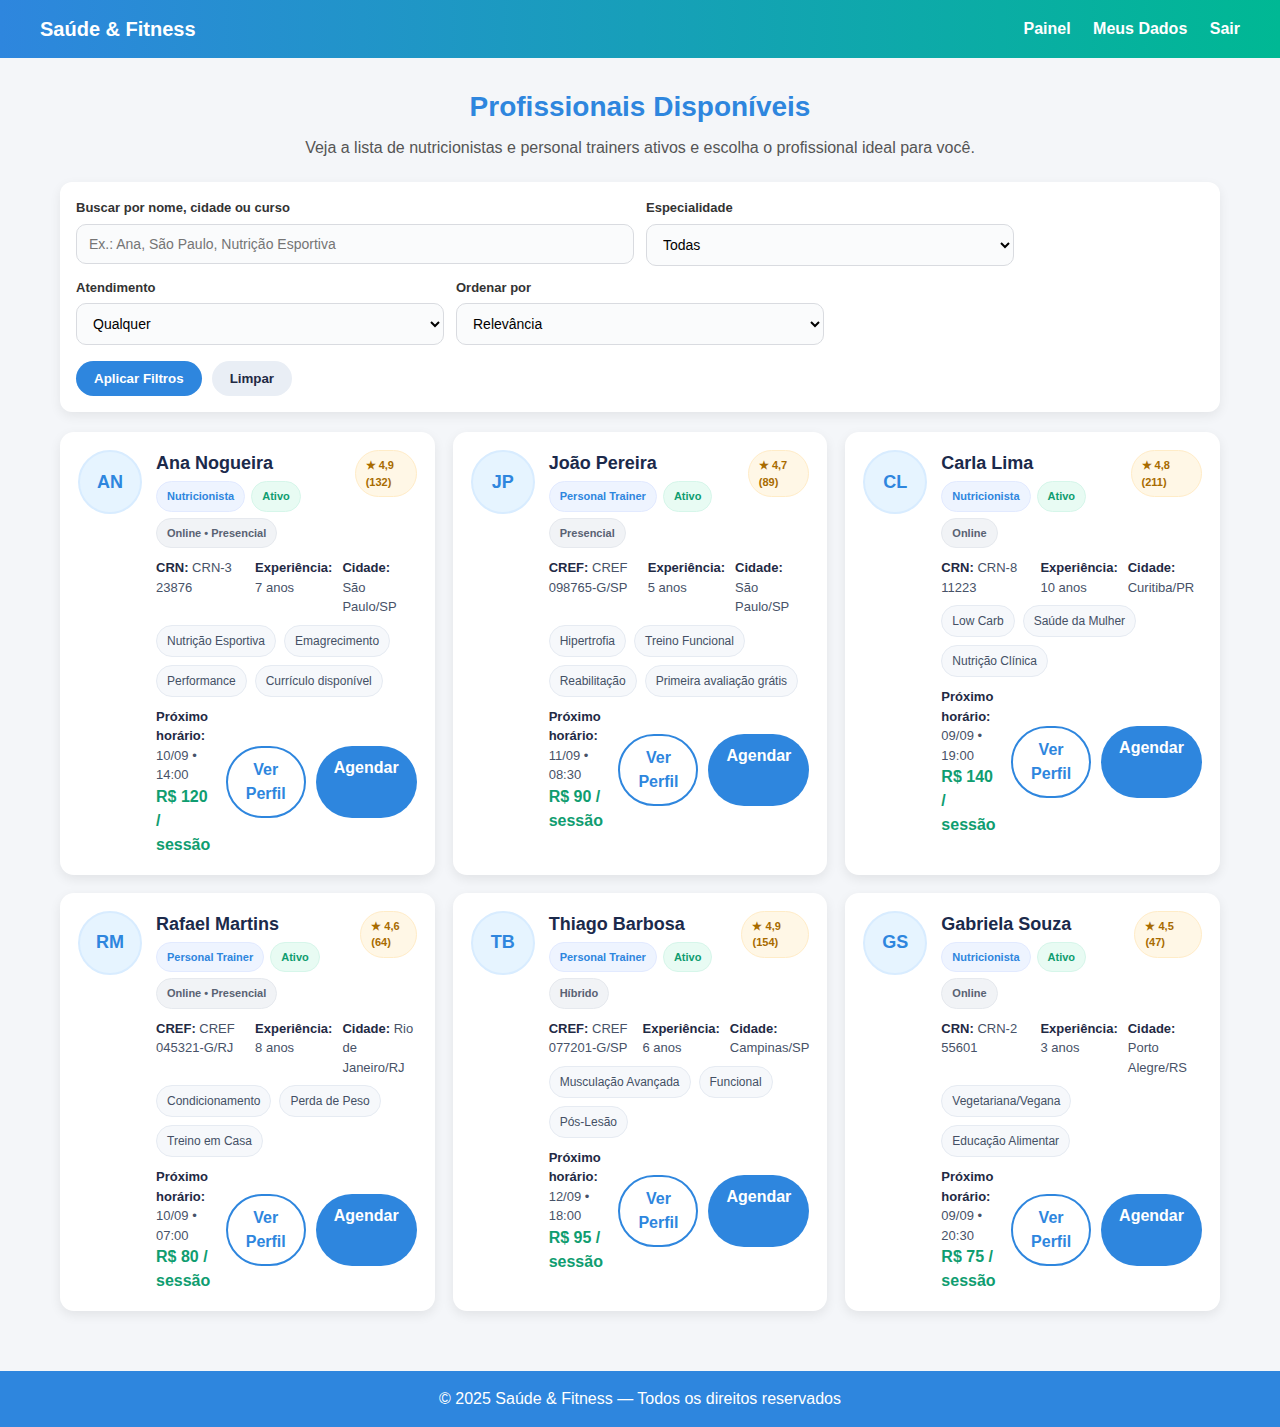
<file: profissionaisDisponiveis.html>
<!DOCTYPE html>
<html lang="pt-BR">
<head>
  <meta charset="UTF-8" />
  <meta name="viewport" content="width=device-width, initial-scale=1.0"/>
  <title>Profissionais Disponíveis</title>
  <link rel="stylesheet" href="style3.css">
</head>
<body>

  <header>
    <h1>Saúde & Fitness</h1>
    <nav>
      <a href="painel-cliente.html">Painel</a>
      <a href="#">Meus Dados</a>
      <a href="#">Sair</a>
    </nav>
  </header>

  <div class="container">
    <div class="title">
      <h2>Profissionais Disponíveis</h2>
      <p>Veja a lista de nutricionistas e personal trainers ativos e escolha o profissional ideal para você.</p>
    </div>

    <!-- Barra de Filtros (UI sem lógica JS) -->
    <section class="filters" aria-label="Filtros de busca">
      <div class="field half">
        <label for="busca">Buscar por nome, cidade ou curso</label>
        <input type="text" id="busca" placeholder="Ex.: Ana, São Paulo, Nutrição Esportiva" />
      </div>

      <div class="field third">
        <label for="especialidade">Especialidade</label>
        <select id="especialidade">
          <option value="">Todas</option>
          <option>Nutricionista</option>
          <option>Personal Trainer</option>
        </select>
      </div>

      <div class="field third">
        <label for="atendimento">Atendimento</label>
        <select id="atendimento">
          <option value="">Qualquer</option>
          <option>Online</option>
          <option>Presencial</option>
          <option>Híbrido</option>
        </select>
      </div>

      <div class="field third">
        <label for="ordenar">Ordenar por</label>
        <select id="ordenar">
          <option value="relevancia">Relevância</option>
          <option value="menor_preco">Menor preço</option>
          <option value="maior_preco">Maior preço</option>
          <option value="avaliacao">Melhor avaliação</option>
          <option value="disponibilidade">Próxima disponibilidade</option>
        </select>
      </div>

      <div class="actions">
        <button class="btn btn-primary" type="button">Aplicar Filtros</button>
        <button class="btn btn-neutral" type="button">Limpar</button>
      </div>
    </section>

    <!-- Lista de Profissionais (dados fictícios) -->
    <section class="grid" aria-label="Resultados de profissionais">

      <!-- 1 -->
      <article class="card">
        <div class="avatar" aria-hidden="true">AN</div>
        <div class="info">
          <div class="row-top">
            <div>
              <div class="name">Ana Nogueira</div>
              <div class="badges">
                <span class="badge">Nutricionista</span>
                <span class="badge green">Ativo</span>
                <span class="badge gray">Online • Presencial</span>
              </div>
            </div>
            <div class="badge gold" title="Avaliação média">★ 4,9 (132)</div>
          </div>

          <div class="row-mid">
            <div class="meta"><strong>CRN:</strong> CRN-3 23876</div>
            <div class="meta"><strong>Experiência:</strong> 7 anos</div>
            <div class="meta"><strong>Cidade:</strong> São Paulo/SP</div>
          </div>

          <div class="tags">
            <span class="tag">Nutrição Esportiva</span>
            <span class="tag">Emagrecimento</span>
            <span class="tag">Performance</span>
            <span class="tag">Currículo disponível</span>
          </div>

          <div class="row-bottom">
            <div>
              <div class="meta"><strong>Próximo horário:</strong> 10/09 • 14:00</div>
              <div class="price">R$ 120 / sessão</div>
            </div>
            <div class="actions-row">
              <a href="#" class="btn btn-outline">Ver Perfil</a>
              <a href="#" class="btn btn-primary">Agendar</a>
            </div>
          </div>
        </div>
      </article>

      <!-- 2 -->
      <article class="card">
        <div class="avatar" aria-hidden="true">JP</div>
        <div class="info">
          <div class="row-top">
            <div>
              <div class="name">João Pereira</div>
              <div class="badges">
                <span class="badge">Personal Trainer</span>
                <span class="badge green">Ativo</span>
                <span class="badge gray">Presencial</span>
              </div>
            </div>
            <div class="badge gold">★ 4,7 (89)</div>
          </div>

          <div class="row-mid">
            <div class="meta"><strong>CREF:</strong> CREF 098765-G/SP</div>
            <div class="meta"><strong>Experiência:</strong> 5 anos</div>
            <div class="meta"><strong>Cidade:</strong> São Paulo/SP</div>
          </div>

          <div class="tags">
            <span class="tag">Hipertrofia</span>
            <span class="tag">Treino Funcional</span>
            <span class="tag">Reabilitação</span>
            <span class="tag">Primeira avaliação grátis</span>
          </div>

          <div class="row-bottom">
            <div>
              <div class="meta"><strong>Próximo horário:</strong> 11/09 • 08:30</div>
              <div class="price">R$ 90 / sessão</div>
            </div>
            <div class="actions-row">
              <a href="#" class="btn btn-outline">Ver Perfil</a>
              <a href="#" class="btn btn-primary">Agendar</a>
            </div>
          </div>
        </div>
      </article>

      <!-- 3 -->
      <article class="card">
        <div class="avatar" aria-hidden="true">CL</div>
        <div class="info">
          <div class="row-top">
            <div>
              <div class="name">Carla Lima</div>
              <div class="badges">
                <span class="badge">Nutricionista</span>
                <span class="badge green">Ativo</span>
                <span class="badge gray">Online</span>
              </div>
            </div>
            <div class="badge gold">★ 4,8 (211)</div>
          </div>

          <div class="row-mid">
            <div class="meta"><strong>CRN:</strong> CRN-8 11223</div>
            <div class="meta"><strong>Experiência:</strong> 10 anos</div>
            <div class="meta"><strong>Cidade:</strong> Curitiba/PR</div>
          </div>

          <div class="tags">
            <span class="tag">Low Carb</span>
            <span class="tag">Saúde da Mulher</span>
            <span class="tag">Nutrição Clínica</span>
          </div>

          <div class="row-bottom">
            <div>
              <div class="meta"><strong>Próximo horário:</strong> 09/09 • 19:00</div>
              <div class="price">R$ 140 / sessão</div>
            </div>
            <div class="actions-row">
              <a href="#" class="btn btn-outline">Ver Perfil</a>
              <a href="#" class="btn btn-primary">Agendar</a>
            </div>
          </div>
        </div>
      </article>

      <!-- 4 -->
      <article class="card">
        <div class="avatar" aria-hidden="true">RM</div>
        <div class="info">
          <div class="row-top">
            <div>
              <div class="name">Rafael Martins</div>
              <div class="badges">
                <span class="badge">Personal Trainer</span>
                <span class="badge green">Ativo</span>
                <span class="badge gray">Online • Presencial</span>
              </div>
            </div>
            <div class="badge gold">★ 4,6 (64)</div>
          </div>

          <div class="row-mid">
            <div class="meta"><strong>CREF:</strong> CREF 045321-G/RJ</div>
            <div class="meta"><strong>Experiência:</strong> 8 anos</div>
            <div class="meta"><strong>Cidade:</strong> Rio de Janeiro/RJ</div>
          </div>

          <div class="tags">
            <span class="tag">Condicionamento</span>
            <span class="tag">Perda de Peso</span>
            <span class="tag">Treino em Casa</span>
          </div>

          <div class="row-bottom">
            <div>
              <div class="meta"><strong>Próximo horário:</strong> 10/09 • 07:00</div>
              <div class="price">R$ 80 / sessão</div>
            </div>
            <div class="actions-row">
              <a href="#" class="btn btn-outline">Ver Perfil</a>
              <a href="#" class="btn btn-primary">Agendar</a>
            </div>
          </div>
        </div>
      </article>

      <!-- 5 -->
      <article class="card">
        <div class="avatar" aria-hidden="true">TB</div>
        <div class="info">
          <div class="row-top">
            <div>
              <div class="name">Thiago Barbosa</div>
              <div class="badges">
                <span class="badge">Personal Trainer</span>
                <span class="badge green">Ativo</span>
                <span class="badge gray">Híbrido</span>
              </div>
            </div>
            <div class="badge gold">★ 4,9 (154)</div>
          </div>

          <div class="row-mid">
            <div class="meta"><strong>CREF:</strong> CREF 077201-G/SP</div>
            <div class="meta"><strong>Experiência:</strong> 6 anos</div>
            <div class="meta"><strong>Cidade:</strong> Campinas/SP</div>
          </div>

          <div class="tags">
            <span class="tag">Musculação Avançada</span>
            <span class="tag">Funcional</span>
            <span class="tag">Pós-Lesão</span>
          </div>

          <div class="row-bottom">
            <div>
              <div class="meta"><strong>Próximo horário:</strong> 12/09 • 18:00</div>
              <div class="price">R$ 95 / sessão</div>
            </div>
            <div class="actions-row">
              <a href="#" class="btn btn-outline">Ver Perfil</a>
              <a href="#" class="btn btn-primary">Agendar</a>
            </div>
          </div>
        </div>
      </article>

      <!-- 6 -->
      <article class="card">
        <div class="avatar" aria-hidden="true">GS</div>
        <div class="info">
          <div class="row-top">
            <div>
              <div class="name">Gabriela Souza</div>
              <div class="badges">
                <span class="badge">Nutricionista</span>
                <span class="badge green">Ativo</span>
                <span class="badge gray">Online</span>
              </div>
            </div>
            <div class="badge gold">★ 4,5 (47)</div>
          </div>

          <div class="row-mid">
            <div class="meta"><strong>CRN:</strong> CRN-2 55601</div>
            <div class="meta"><strong>Experiência:</strong> 3 anos</div>
            <div class="meta"><strong>Cidade:</strong> Porto Alegre/RS</div>
          </div>

          <div class="tags">
            <span class="tag">Vegetariana/Vegana</span>
            <span class="tag">Educação Alimentar</span>
          </div>

          <div class="row-bottom">
            <div>
              <div class="meta"><strong>Próximo horário:</strong> 09/09 • 20:30</div>
              <div class="price">R$ 75 / sessão</div>
            </div>
            <div class="actions-row">
              <a href="#" class="btn btn-outline">Ver Perfil</a>
              <a href="#" class="btn btn-primary">Agendar</a>
            </div>
          </div>
        </div>
      </article>

    </section>
  </div>

  <footer>
    <p>&copy; 2025 Saúde & Fitness — Todos os direitos reservados</p>
  </footer>
</body>
</html>
</file>
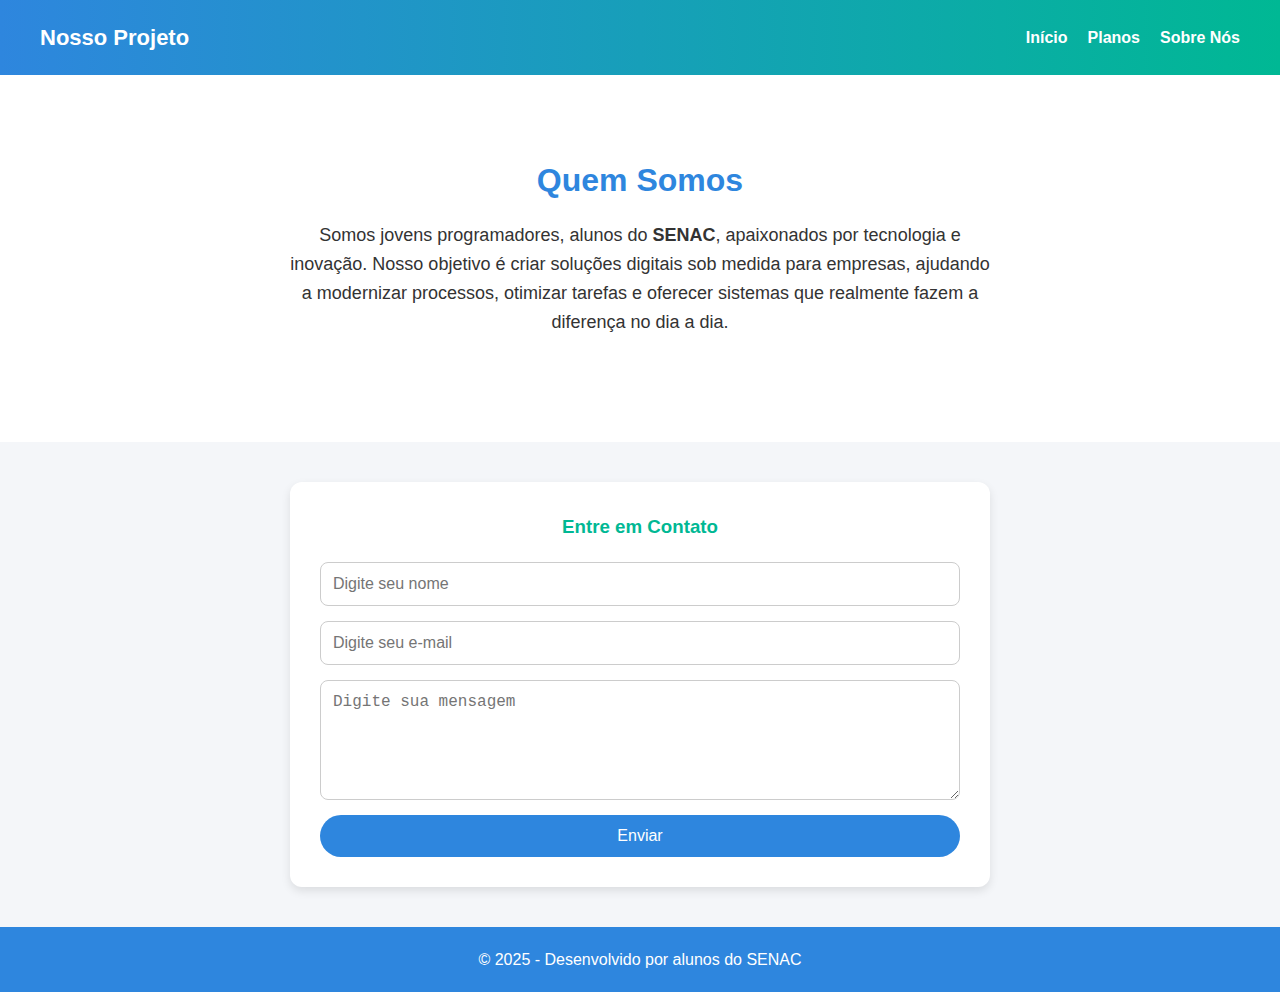
<file: sobrenos.html>
<!DOCTYPE html>
<html lang="pt-br">
<head>
  <meta charset="UTF-8">
  <title>Sobre Nós</title>
  <style>
    /* Reset */
    * {
      margin: 0;
      padding: 0;
      box-sizing: border-box;
    }

    body {
      font-family: "Segoe UI", Arial, sans-serif;
      background: #f4f6f9;
      color: #333;
      line-height: 1.6;
    }

    /* Header */
    header {
      background: linear-gradient(90deg, #2e86de, #00b894);
      color: white;
      padding: 20px 40px;
      display: flex;
      justify-content: space-between;
      align-items: center;
      position: sticky;
      top: 0;
    }

    header h1 {
      font-size: 22px;
    }

    nav ul {
      list-style: none;
      display: flex;
      gap: 20px;
    }

    nav ul li a {
      text-decoration: none;
      color: white;
      font-weight: bold;
      transition: 0.3s;
    }

    nav ul li a:hover {
      color: #ffeaa7;
    }

    /* Hero */
    .hero {
      text-align: center;
      padding: 80px 20px;
      background: white;
    }

    .hero h2 {
      font-size: 32px;
      color: #2e86de;
      margin-bottom: 15px;
    }

    .hero p {
      font-size: 18px;
      max-width: 700px;
      margin: 0 auto 25px;
    }

    /* Form Section */
    .form-section {
      background: white;
      max-width: 700px;
      margin: 40px auto;
      padding: 30px;
      border-radius: 12px;
      box-shadow: 0 4px 10px rgba(0,0,0,0.1);
    }

    .form-section h3 {
      text-align: center;
      color: #00b894;
      margin-bottom: 20px;
    }

    form {
      display: flex;
      flex-direction: column;
      gap: 15px;
    }

    input, textarea {
      padding: 12px;
      border: 1px solid #ccc;
      border-radius: 8px;
      font-size: 16px;
    }

    textarea {
      resize: vertical;
      min-height: 120px;
    }

    button {
      padding: 12px;
      background: #2e86de;
      color: white;
      border: none;
      border-radius: 25px;
      font-size: 16px;
      cursor: pointer;
      transition: 0.3s;
    }

    button:hover {
      background: #00b894;
    }

    /* Footer */
    footer {
      background: #2e86de;
      color: white;
      text-align: center;
      padding: 20px;
      margin-top: 30px;
    }

    footer p {
      margin: 0;
    }
  </style>
</head>
<body>
  <header>
    <h1>Nosso Projeto</h1>
    <nav>
      <ul>
        <li><a href="index.php">Início</a></li>
        <li><a href="planos.php">Planos</a></li>
        <li><a href="sobre.php">Sobre Nós</a></li>
      </ul>
    </nav>
  </header>

  <section class="hero">
    <h2>Quem Somos</h2>
    <p>
      Somos jovens programadores, alunos do <strong>SENAC</strong>, apaixonados por tecnologia e inovação.  
      Nosso objetivo é criar soluções digitais sob medida para empresas, ajudando a modernizar processos, 
      otimizar tarefas e oferecer sistemas que realmente fazem a diferença no dia a dia.
    </p>
  </section>

  <section class="form-section">
    <h3>Entre em Contato</h3>
    <form action="mailto:exemplo@email.com" method="post" enctype="text/plain">
      <input type="text" name="nome" placeholder="Digite seu nome" required>
      <input type="email" name="email" placeholder="Digite seu e-mail" required>
      <textarea name="mensagem" placeholder="Digite sua mensagem"></textarea>
      <button type="submit">Enviar</button>
    </form>
  </section>

  <footer>
    <p>&copy; 2025 - Desenvolvido por alunos do SENAC</p>
  </footer>
</body>
</html>
</file>
<file: style2.css>
/* ===== Base ===== */
* { box-sizing: border-box; }
:root{
  --bg: #f6f7fb;
  --text: #1f2937;
  --muted: #6b7280;
  --card: #ffffff;
  --border: #e5e7eb;
  --primary: #2563eb;
  --primary-hover: #1e40af;
  --radius: 12px;
  --shadow: 0 8px 24px rgba(0,0,0,0.06);
}

body{
  font-family: system-ui, -apple-system, Segoe UI, Roboto, Helvetica, Arial, sans-serif;
  background: var(--bg);
  color: var(--text);
  line-height: 1.5;
  padding: 24px;
}

h1{
  text-align: center;
  margin: 0 0 8px;
}

p{
  text-align: center;
  color: var(--muted);
  margin: 0 0 24px;
}

/* ===== Formulário ===== */
form{
  max-width: 420px;
  margin: 0 auto;
  background: var(--card);
  padding: 24px;
  border: 1px solid var(--border);
  border-radius: var(--radius);
  box-shadow: var(--shadow);
}

form p{ /* seus <p> que embrulham cada campo */
  margin: 0 0 16px;
}

label{
  display: block;
  font-weight: 600;
  margin: 0 0 6px;
}

input[type="text"],
input[type="email"],
input[type="tel"],
input[type="password"]{
  width: 100%;
  padding: 10px 12px;
  border: 1px solid var(--border);
  border-radius: 10px;
  background: #fff;
  outline: none;
  transition: border-color .2s, box-shadow .2s;
}

input::placeholder{ color: #9ca3af; }

input:focus{
  border-color: var(--primary);
  box-shadow: 0 0 0 3px rgba(37, 99, 235, .15);
}

input[type="submit"],
button[type="submit"]{
  width: 100%;
  padding: 12px 16px;
  border: 0;
  border-radius: 10px;
  background: var(--primary);
  color: #fff;
  font-weight: 600;
  cursor: pointer;
  transition: background .2s, transform .02s ease;
}

input[type="submit"]:hover,
button[type="submit"]:hover{
  background: var(--primary-hover);
}

input[type="submit"]:active,
button[type="submit"]:active{
  transform: translateY(1px);
}

/* ===== Imagens do <picture> (do seu index) ===== */
picture img{
  max-width: 100%;
  height: auto;
  display: block;
  margin: 0 auto;
}

/* ===== Responsivo ===== */
@media (max-width: 480px){
  body{ padding: 16px; }
  form{ padding: 16px; }
}
</file>
<file: style.css>
/* Reset */




    * {
      margin: 0;
      padding: 0;
      box-sizing: border-box;
    }

    body {
      font-family: "Segoe UI", Arial, sans-serif;
      background: #f4f6f9;
      color: #333;
      line-height: 1.6;
    }

    /* Header */
    header {
      background: linear-gradient(90deg, #2e86de, #00b894);
      color: white;
      padding: 20px 40px;
      display: flex;
      justify-content: space-between;
      align-items: center;
      position: sticky;
      top: 0;
    }

    header h1 {
      font-size: 22px;
    }

    nav ul {
      list-style: none;
      display: flex;
      gap: 20px;
    }

    nav ul li a {
      text-decoration: none;
      color: white;
      font-weight: bold;
      transition: 0.3s;
    }

    nav ul li a:hover {
      color: #ffeaa7;
    }

    /* Hero */
    .hero {
      text-align: center;
      padding: 80px 20px;
      background: white;
    }

    .hero h2 {
      font-size: 32px;
      color: #2e86de;
      margin-bottom: 15px;
    }

    .hero p {
      font-size: 18px;
      max-width: 700px;
      margin: 0 auto 25px;
    }

    .hero .btn {
      display: inline-block;
      padding: 12px 25px;
      background: #2e86de;
      color: white;
      border-radius: 25px;
      text-decoration: none;
      font-weight: bold;
      transition: 0.3s;
    }

    .hero .btn:hover {
      background: #00b894;
    }

    /* Cards */
    .cards {
      display: grid;
      grid-template-columns: repeat(auto-fit, minmax(280px, 1fr));
      gap: 20px;
      padding: 40px;
    }

    .card {
      background: white;
      border-radius: 12px;
      padding: 25px;
      text-align: center;
      box-shadow: 0 4px 10px rgba(0,0,0,0.1);
      transition: 0.3s;
    }

    .card:hover {
      transform: translateY(-5px);
    }

    .card h3 {
      color: #00b894;
      margin-bottom: 10px;
    }

    /* Footer */
    footer {
      background: #2e86de;
      color: white;
      text-align: center;
      padding: 20px;
      margin-top: 30px;
    }

    footer p {
      margin: 0;
    }
</file>
<file: style3.css>
/* Reset básico */
    * { box-sizing: border-box; margin: 0; padding: 0; }

    body {
      font-family: "Segoe UI", Arial, sans-serif;
      background: #f4f6f9;
      color: #333;
      line-height: 1.5;
    }

    /* Header */
    header {
      background: linear-gradient(90deg, #2e86de, #00b894);
      color: #fff;
      padding: 14px 40px;
      display: flex;
      align-items: center;
      justify-content: space-between;
      position: sticky;
      top: 0;
      z-index: 5;
    }
    header h1 { font-size: 20px; }
    nav a {
      color: #fff;
      text-decoration: none;
      font-weight: 600;
      margin-left: 18px;
      transition: .2s;
    }
    nav a:hover { color: #ffeaa7; }

    /* Conteúdo */
    .container {
      max-width: 1200px;
      margin: 28px auto 60px;
      padding: 0 20px;
    }

    .title {
      text-align: center;
      margin-bottom: 22px;
    }
    .title h2 {
      font-size: 28px;
      color: #2e86de;
      margin-bottom: 8px;
    }
    .title p { color: #555; }

    /* Filtros */
    .filters {
      display: grid;
      grid-template-columns: repeat(12, 1fr);
      gap: 12px;
      background: #fff;
      padding: 16px;
      border-radius: 12px;
      box-shadow: 0 4px 12px rgba(0,0,0,.07);
      margin-bottom: 20px;
    }
    .filters .field {
      grid-column: span 12;
    }
    .filters .field.half { grid-column: span 6; }
    .filters .field.third { grid-column: span 4; }
    .filters label {
      display: block;
      font-weight: 700;
      font-size: 13px;
      color: #333;
      margin-bottom: 6px;
    }
    .filters input[type="text"],
    .filters select {
      width: 100%;
      padding: 11px 12px;
      border: 1px solid #d9dbe0;
      border-radius: 10px;
      font-size: 14px;
      background: #fafbfc;
    }
    .filters .actions {
      display: flex;
      gap: 10px;
      align-items: end;
      grid-column: span 12;
      margin-top: 4px;
    }
    .btn {
      display: inline-block;
      padding: 10px 18px;
      border-radius: 999px;
      font-weight: 700;
      text-decoration: none;
      border: none;
      cursor: pointer;
      transition: .25s;
      text-align: center;
    }
    .btn-primary { background: #2e86de; color: #fff; }
    .btn-primary:hover { background: #00b894; }
    .btn-neutral { background: #e9eef5; color: #1f2a44; }
    .btn-neutral:hover { background: #dfe7f2; }

    /* Lista de profissionais */
    .grid {
      display: grid;
      grid-template-columns: repeat(auto-fit, minmax(280px, 1fr));
      gap: 18px;
    }
    .card {
      background: #fff;
      border-radius: 14px;
      padding: 18px;
      box-shadow: 0 4px 12px rgba(0,0,0,.08);
      display: flex;
      gap: 14px;
      transition: transform .2s;
    }
    .card:hover { transform: translateY(-4px); }

    .avatar {
      flex: 0 0 64px;
      width: 64px; height: 64px;
      border-radius: 50%;
      background: #e6f4ff;
      color: #2e86de;
      display: grid;
      place-items: center;
      font-weight: 800;
      font-size: 18px;
      border: 2px solid #d8ecff;
    }

    .info { flex: 1; }

    .row-top {
      display: flex;
      justify-content: space-between;
      gap: 8px;
      align-items: start;
      margin-bottom: 6px;
    }
    .name {
      font-size: 18px;
      font-weight: 800;
      color: #1b2a4b;
    }
    .badges { display: flex; flex-wrap: wrap; gap: 6px; margin-top: 4px; }
    .badge {
      font-size: 11px;
      font-weight: 800;
      padding: 6px 10px;
      border-radius: 999px;
      background: #eef4ff;
      color: #2e86de;
      border: 1px solid #e2eaff;
    }
    .badge.green { background: #e8fbf3; color: #0f9d70; border-color: #d6f6ea; }
    .badge.gray { background: #f1f3f6; color: #596273; border-color: #e6e9ee; }
    .badge.gold { background: #fff7e6; color: #a86b00; border-color: #ffecc7; }

    .row-mid {
      display: grid;
      grid-template-columns: 1.2fr 1fr 1fr;
      gap: 10px;
      margin: 10px 0 8px;
    }
    .meta {
      font-size: 13px;
      color: #475268;
    }
    .meta strong { color: #1f2a44; }

    .tags {
      display: flex; flex-wrap: wrap; gap: 8px;
      margin: 8px 0 10px;
    }
    .tag {
      font-size: 12px;
      background: #f6f8fb;
      border: 1px solid #e6ebf2;
      color: #445065;
      padding: 6px 10px;
      border-radius: 999px;
      white-space: nowrap;
    }

    .row-bottom {
      display: flex; justify-content: space-between; align-items: center; gap: 10px;
      margin-top: 6px;
    }
    .price { font-weight: 900; color: #0f9d70; }
    .actions-row { display: flex; gap: 10px; }
    .btn-outline {
      background: transparent;
      color: #2e86de;
      border: 2px solid #2e86de;
    }
    .btn-outline:hover {
      background: #2e86de;
      color: #fff;
    }

    /* Responsividade filtros */
    @media (max-width: 900px) {
      .filters .field.half, .filters .field.third { grid-column: span 12; }
      .row-mid { grid-template-columns: 1fr 1fr; }
    }
    @media (max-width: 520px) {
      .row-mid { grid-template-columns: 1fr; }
      .row-bottom { flex-direction: column; align-items: flex-start; }
      .actions-row { width: 100%; }
      .actions-row .btn { flex: 1; }
    }

    footer {
      background: #2e86de;
      color: #fff;
      text-align: center;
      padding: 16px;
      margin-top: 36px;
    }
</file>
